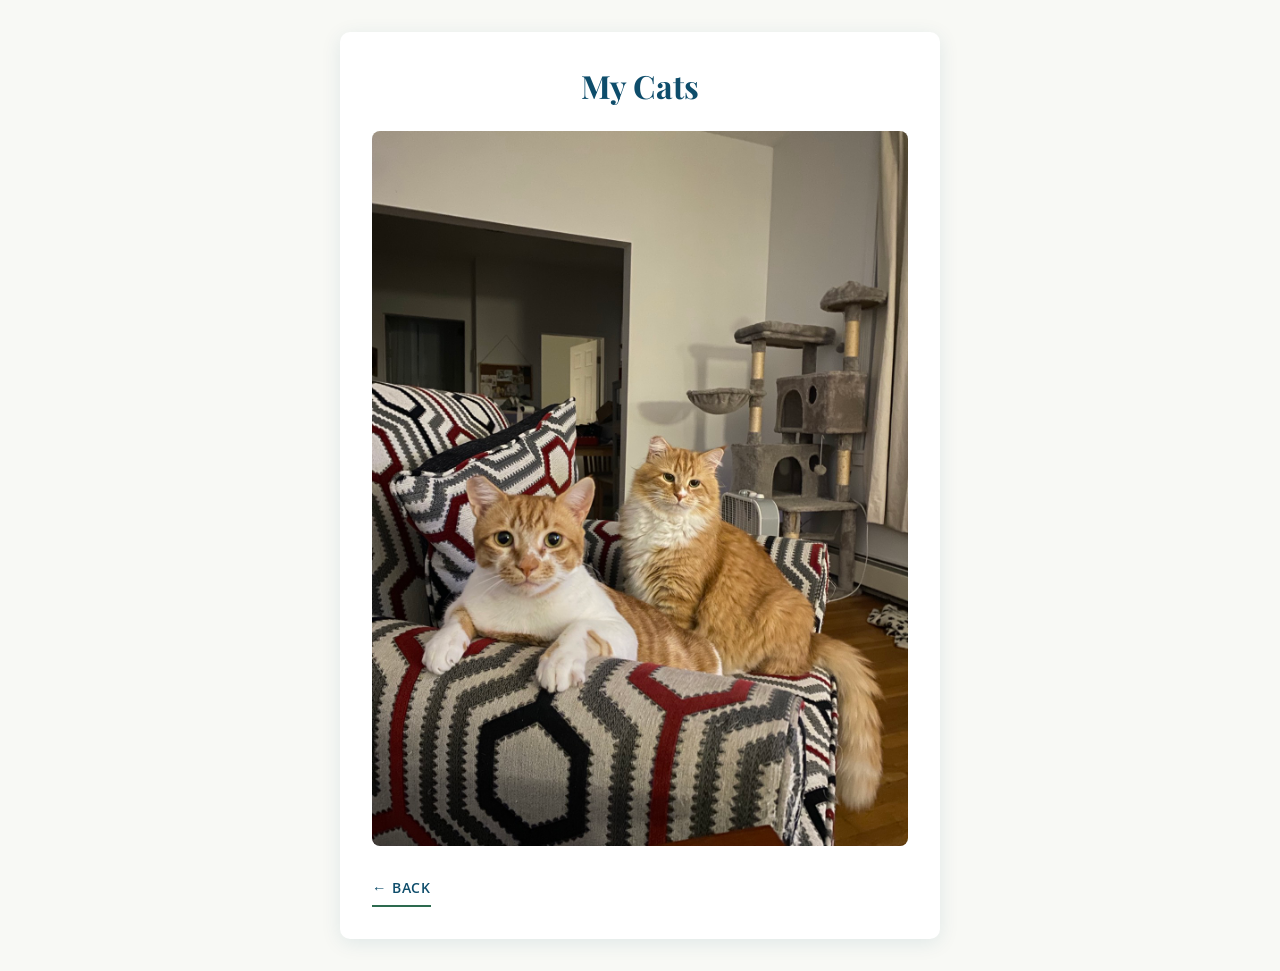
<file: cats.html>
<!DOCTYPE html>
<html lang="en">
<head>
  <meta charset="UTF-8" />
  <meta name="viewport" content="width=device-width, initial-scale=1.0" />
  <meta name="description" content="My cats" />
  <title>My Cats — Leah Hoogstra</title>

  <link rel="preconnect" href="https://fonts.googleapis.com" />
  <link rel="preconnect" href="https://fonts.gstatic.com" crossorigin />
  <link href="https://fonts.googleapis.com/css2?family=Playfair+Display:ital,wght@0,400;0,600;0,700;1,400&family=Open+Sans:wght@400;500;600&display=swap" rel="stylesheet" />

  <style>
    * {
      box-sizing: border-box;
      margin: 0;
      padding: 0;
    }

    body {
      font-family: 'Open Sans', sans-serif;
      background: #f8f9f5;
      color: #1a2332;
      min-height: 100vh;
      display: flex;
      align-items: center;
      justify-content: center;
      padding: 2rem;
    }

    .container {
      max-width: 600px;
      width: 100%;
      background: #ffffff;
      border-radius: 10px;
      padding: 2rem;
      box-shadow: 0 4px 20px rgba(14, 77, 107, 0.1);
    }

    h1 {
      font-family: 'Playfair Display', serif;
      color: #0e4d6b;
      margin-bottom: 1.5rem;
      text-align: center;
    }

    img {
      width: 100%;
      border-radius: 8px;
      margin-bottom: 1.5rem;
      display: block;
    }

    .back-link {
      display: inline-block;
      color: #0e4d6b;
      text-decoration: none;
      font-weight: 600;
      font-size: 0.9rem;
      letter-spacing: 0.05em;
      text-transform: uppercase;
      padding: 0.5rem 0;
      border-bottom: 2px solid #2d6a4f;
      transition: all 0.2s ease;
    }

    .back-link:hover {
      color: #2d6a4f;
      border-bottom-color: #0e4d6b;
    }
  </style>
</head>
<body>
  <div class="container">
    <h1>My Cats</h1>
    <img src="assets/images/cats.jpg" alt="My cats" />
    <a href="index.html" class="back-link">← Back</a>
  </div>
</body>
</html>
</file>
